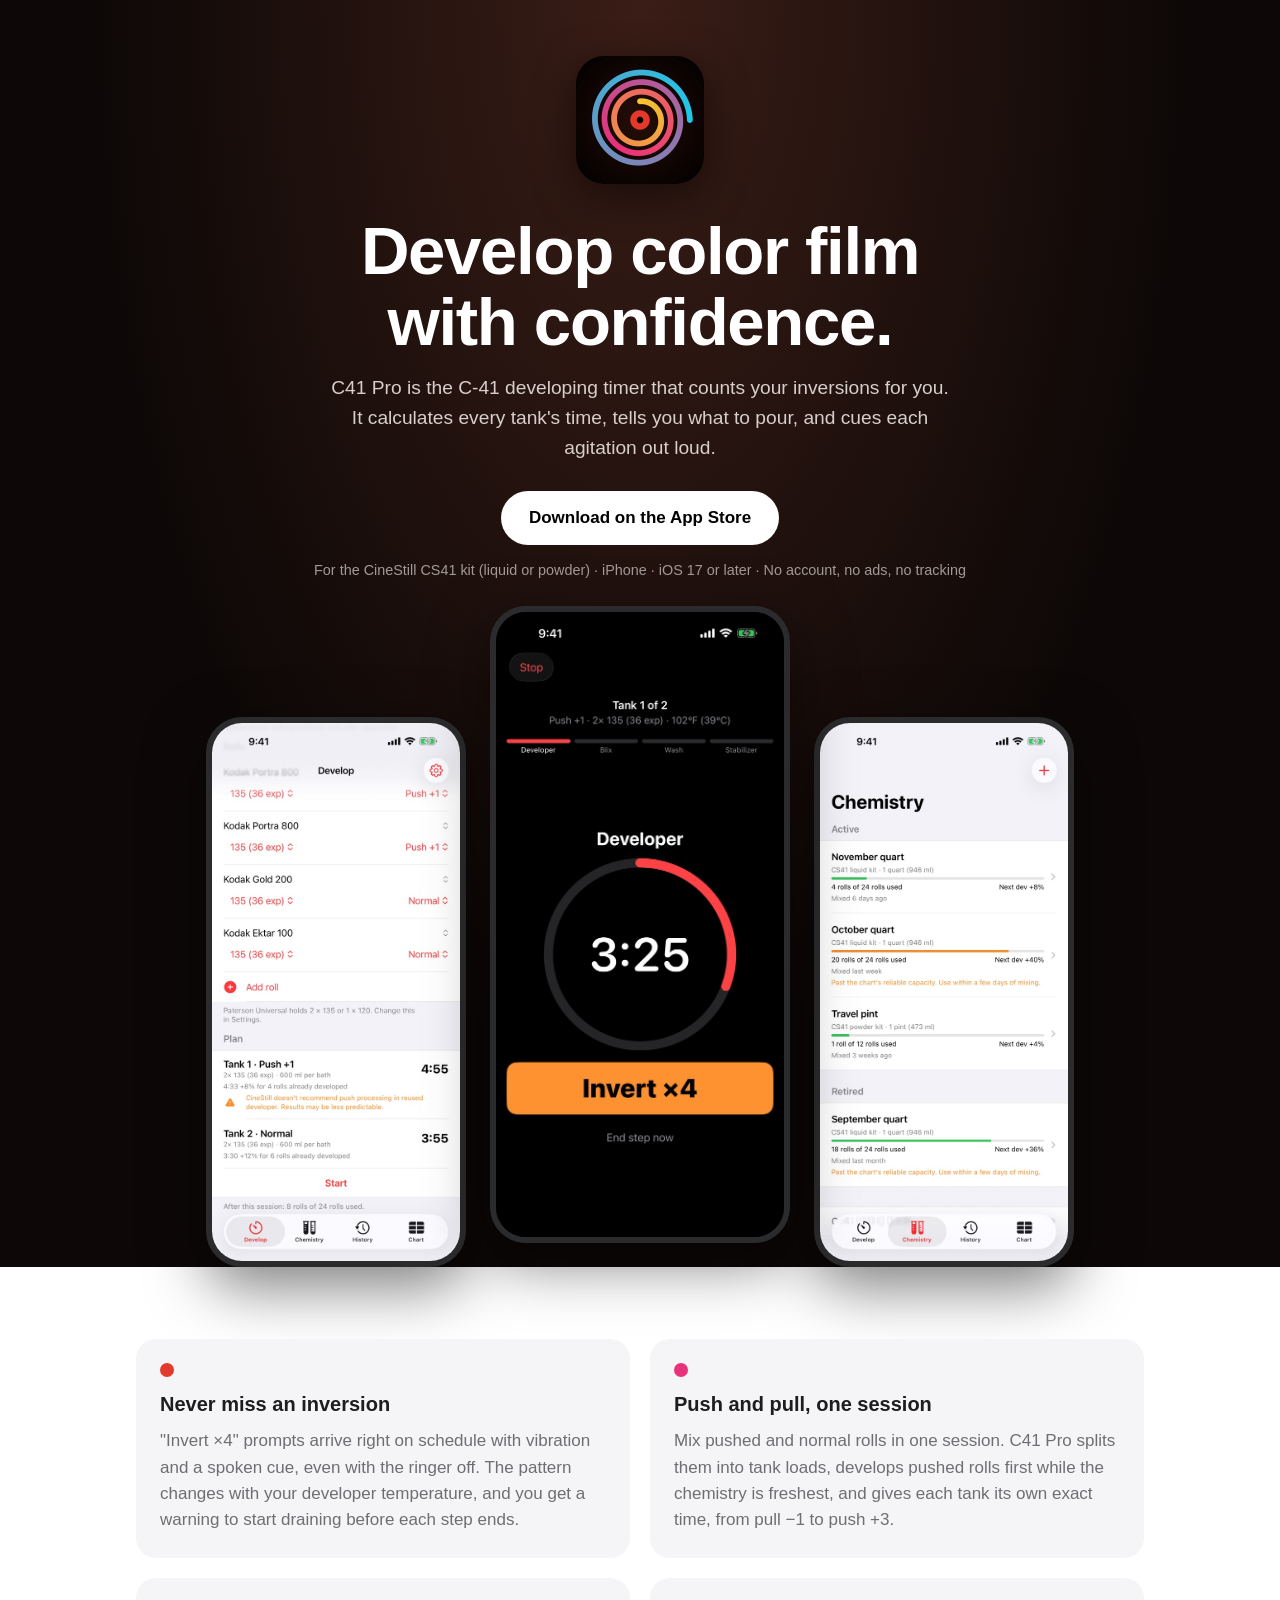
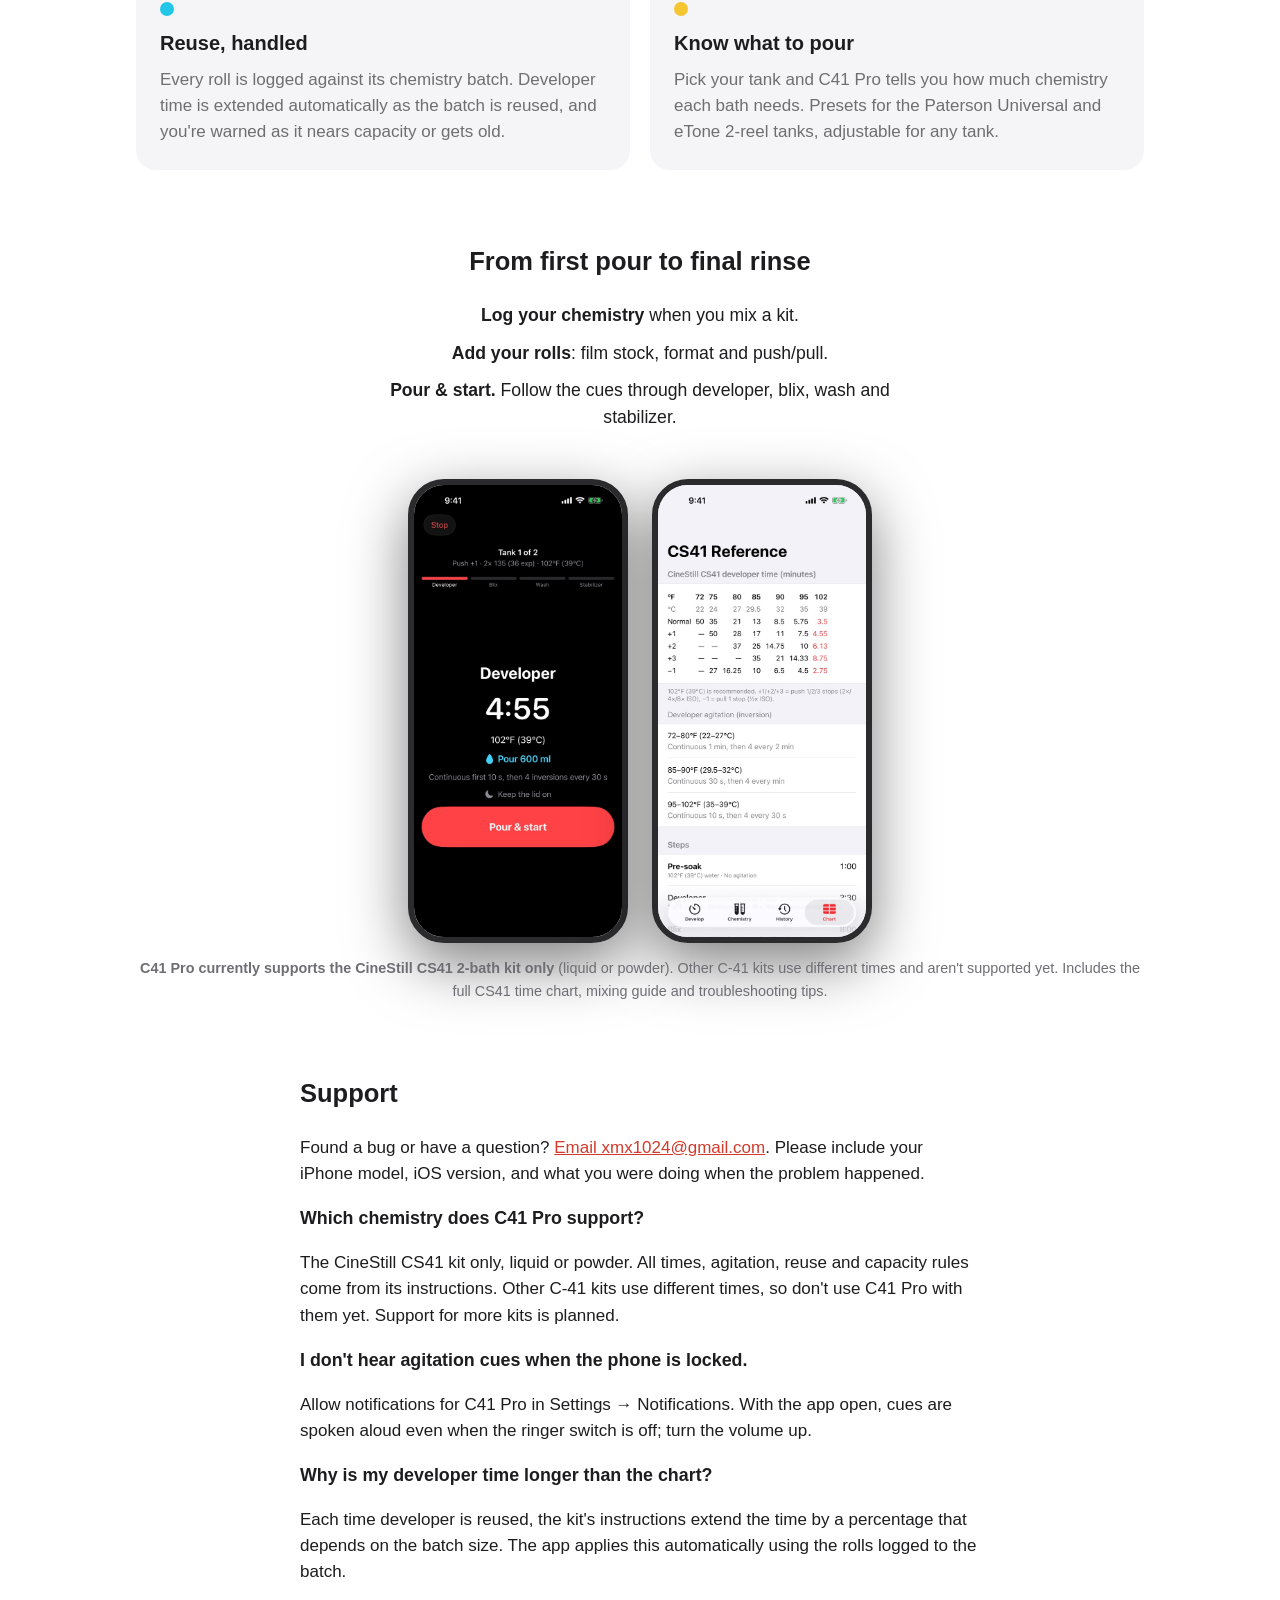
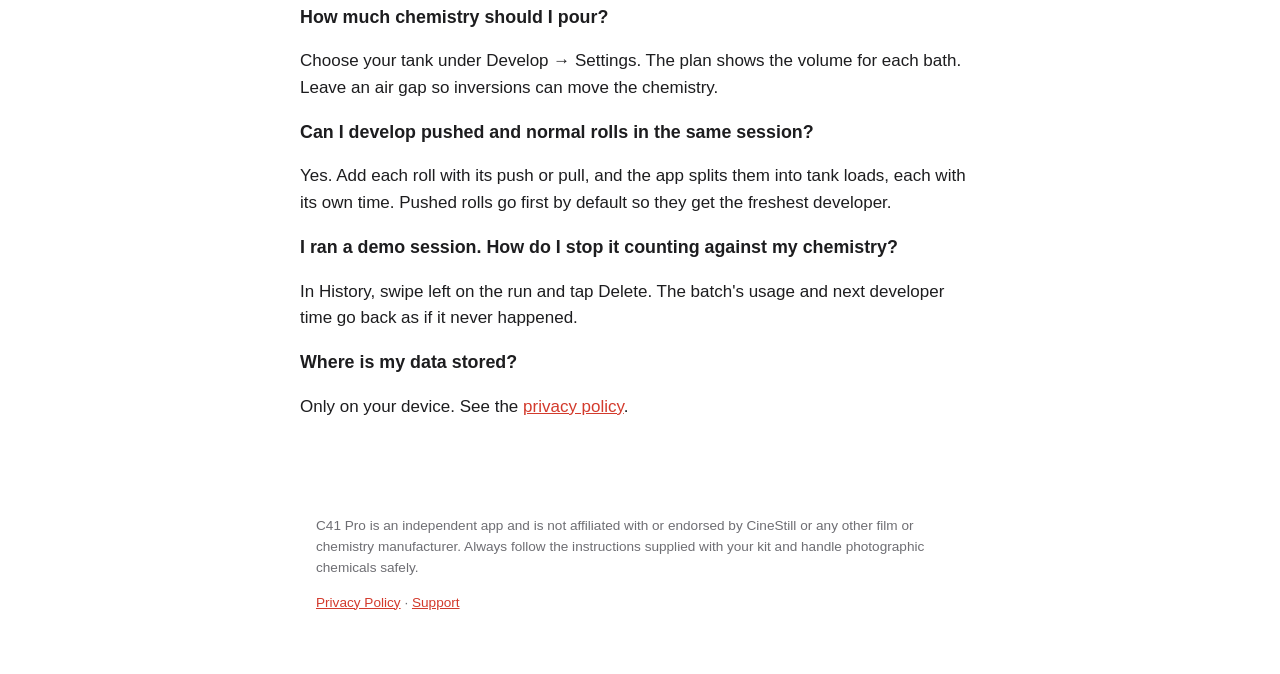
<file: index.html>
<!doctype html>
<html lang="en">
<head>
<meta charset="utf-8">
<meta name="viewport" content="width=device-width, initial-scale=1">
<meta name="apple-itunes-app" content="app-id=6832382867">
<title>C41 Pro – C-41 Film Developing Timer for iPhone</title>
<meta name="description" content="Step-by-step C-41 timers with spoken agitation cues, push/pull times, and developer reuse tracking for developing color film at home.">
<meta property="og:title" content="C41 Pro – C-41 film developing timer">
<meta property="og:description" content="The C-41 film developing timer that counts your inversions for you.">
<meta property="og:image" content="https://xmx1024.github.io/c41pro/img/og.jpg">
<meta property="og:image:width" content="1200">
<meta property="og:image:height" content="630">
<meta property="og:url" content="https://xmx1024.github.io/c41pro/">
<meta property="og:type" content="website">
<meta name="twitter:image" content="https://xmx1024.github.io/c41pro/img/og.jpg">
<meta name="twitter:card" content="summary_large_image">
<link rel="icon" href="img/icon.png">
<link rel="apple-touch-icon" href="img/icon.png">
<link rel="stylesheet" href="style.css">
</head>
<body class="product">

<header class="hero">
  <img class="app-icon" src="img/icon.png" alt="C41 Pro app icon" width="128" height="128">
  <h1>Develop color film<br>with confidence.</h1>
  <p class="lede">C41 Pro is the C-41 developing timer that counts your inversions for you. It calculates every tank's time, tells you what to pour, and cues each agitation out loud.</p>
  <a class="store-button" href="https://apps.apple.com/us/app/c41-pro-film-dev-timer/id6832382867">Download on the App Store</a>
  <p class="fine">For the CineStill CS41 kit (liquid or powder) · iPhone · iOS 17 or later · No account, no ads, no tracking</p>
  <div class="phones">
    <img src="img/develop.jpg" alt="Develop screen planning push and normal rolls into two tanks" loading="lazy">
    <img class="center" src="img/session.jpg" alt="Developer countdown showing an Invert ×4 cue" >
    <img src="img/chemistry.jpg" alt="Chemistry batches with usage meters" loading="lazy">
  </div>
</header>

<main>
  <section class="features">
    <article>
      <span class="dot" style="--c: var(--red)"></span>
      <h2>Never miss an inversion</h2>
      <p>"Invert ×4" prompts arrive right on schedule with vibration and a spoken cue, even with the ringer off. The pattern changes with your developer temperature, and you get a warning to start draining before each step ends.</p>
    </article>
    <article>
      <span class="dot" style="--c: var(--magenta)"></span>
      <h2>Push and pull, one session</h2>
      <p>Mix pushed and normal rolls in one session. C41 Pro splits them into tank loads, develops pushed rolls first while the chemistry is freshest, and gives each tank its own exact time, from pull −1 to push +3.</p>
    </article>
    <article>
      <span class="dot" style="--c: var(--cyan)"></span>
      <h2>Reuse, handled</h2>
      <p>Every roll is logged against its chemistry batch. Developer time is extended automatically as the batch is reused, and you're warned as it nears capacity or gets old.</p>
    </article>
    <article>
      <span class="dot" style="--c: var(--yellow)"></span>
      <h2>Know what to pour</h2>
      <p>Pick your tank and C41 Pro tells you how much chemistry each bath needs. Presets for the Paterson Universal and eTone 2-reel tanks, adjustable for any tank.</p>
    </article>
  </section>

  <section class="steps">
    <h2>From first pour to final rinse</h2>
    <ol>
      <li><strong>Log your chemistry</strong> when you mix a kit.</li>
      <li><strong>Add your rolls</strong>: film stock, format and push/pull.</li>
      <li><strong>Pour &amp; start.</strong> Follow the cues through developer, blix, wash and stabilizer.</li>
    </ol>
    <div class="phones small">
      <img src="img/ready.jpg" alt="Ready screen showing Pour 600 ml" loading="lazy">
      <img src="img/chart.jpg" alt="Development time chart" loading="lazy">
    </div>
    <p class="fine"><strong>C41 Pro currently supports the CineStill CS41 2-bath kit only</strong> (liquid or powder). Other C-41 kits use different times and aren't supported yet. Includes the full CS41 time chart, mixing guide and troubleshooting tips.</p>
  </section>

  <section class="support" id="contact">
    <h2>Support</h2>
    <p>Found a bug or have a question? <a href="mailto:xmx1024@gmail.com">Email xmx1024@gmail.com</a>. Please include your iPhone model, iOS version, and what you were doing when the problem happened.</p>

    <h3>Which chemistry does C41 Pro support?</h3>
    <p>The CineStill CS41 kit only, liquid or powder. All times, agitation, reuse and capacity rules come from its instructions. Other C-41 kits use different times, so don't use C41 Pro with them yet. Support for more kits is planned.</p>

    <h3>I don't hear agitation cues when the phone is locked.</h3>
    <p>Allow notifications for C41 Pro in Settings → Notifications. With the app open, cues are spoken aloud even when the ringer switch is off; turn the volume up.</p>

    <h3>Why is my developer time longer than the chart?</h3>
    <p>Each time developer is reused, the kit's instructions extend the time by a percentage that depends on the batch size. The app applies this automatically using the rolls logged to the batch.</p>

    <h3>How much chemistry should I pour?</h3>
    <p>Choose your tank under Develop → Settings. The plan shows the volume for each bath. Leave an air gap so inversions can move the chemistry.</p>

    <h3>Can I develop pushed and normal rolls in the same session?</h3>
    <p>Yes. Add each roll with its push or pull, and the app splits them into tank loads, each with its own time. Pushed rolls go first by default so they get the freshest developer.</p>

    <h3>I ran a demo session. How do I stop it counting against my chemistry?</h3>
    <p>In History, swipe left on the run and tap Delete. The batch's usage and next developer time go back as if it never happened.</p>

    <h3>Where is my data stored?</h3>
    <p>Only on your device. See the <a href="privacy.html">privacy policy</a>.</p>
  </section>
</main>

<footer>
  <p>C41 Pro is an independent app and is not affiliated with or endorsed by CineStill or any other film or chemistry manufacturer. Always follow the instructions supplied with your kit and handle photographic chemicals safely.</p>
  <p><a href="privacy.html">Privacy Policy</a> · <a href="#contact">Support</a></p>
</footer>
</body>
</html>
</file>
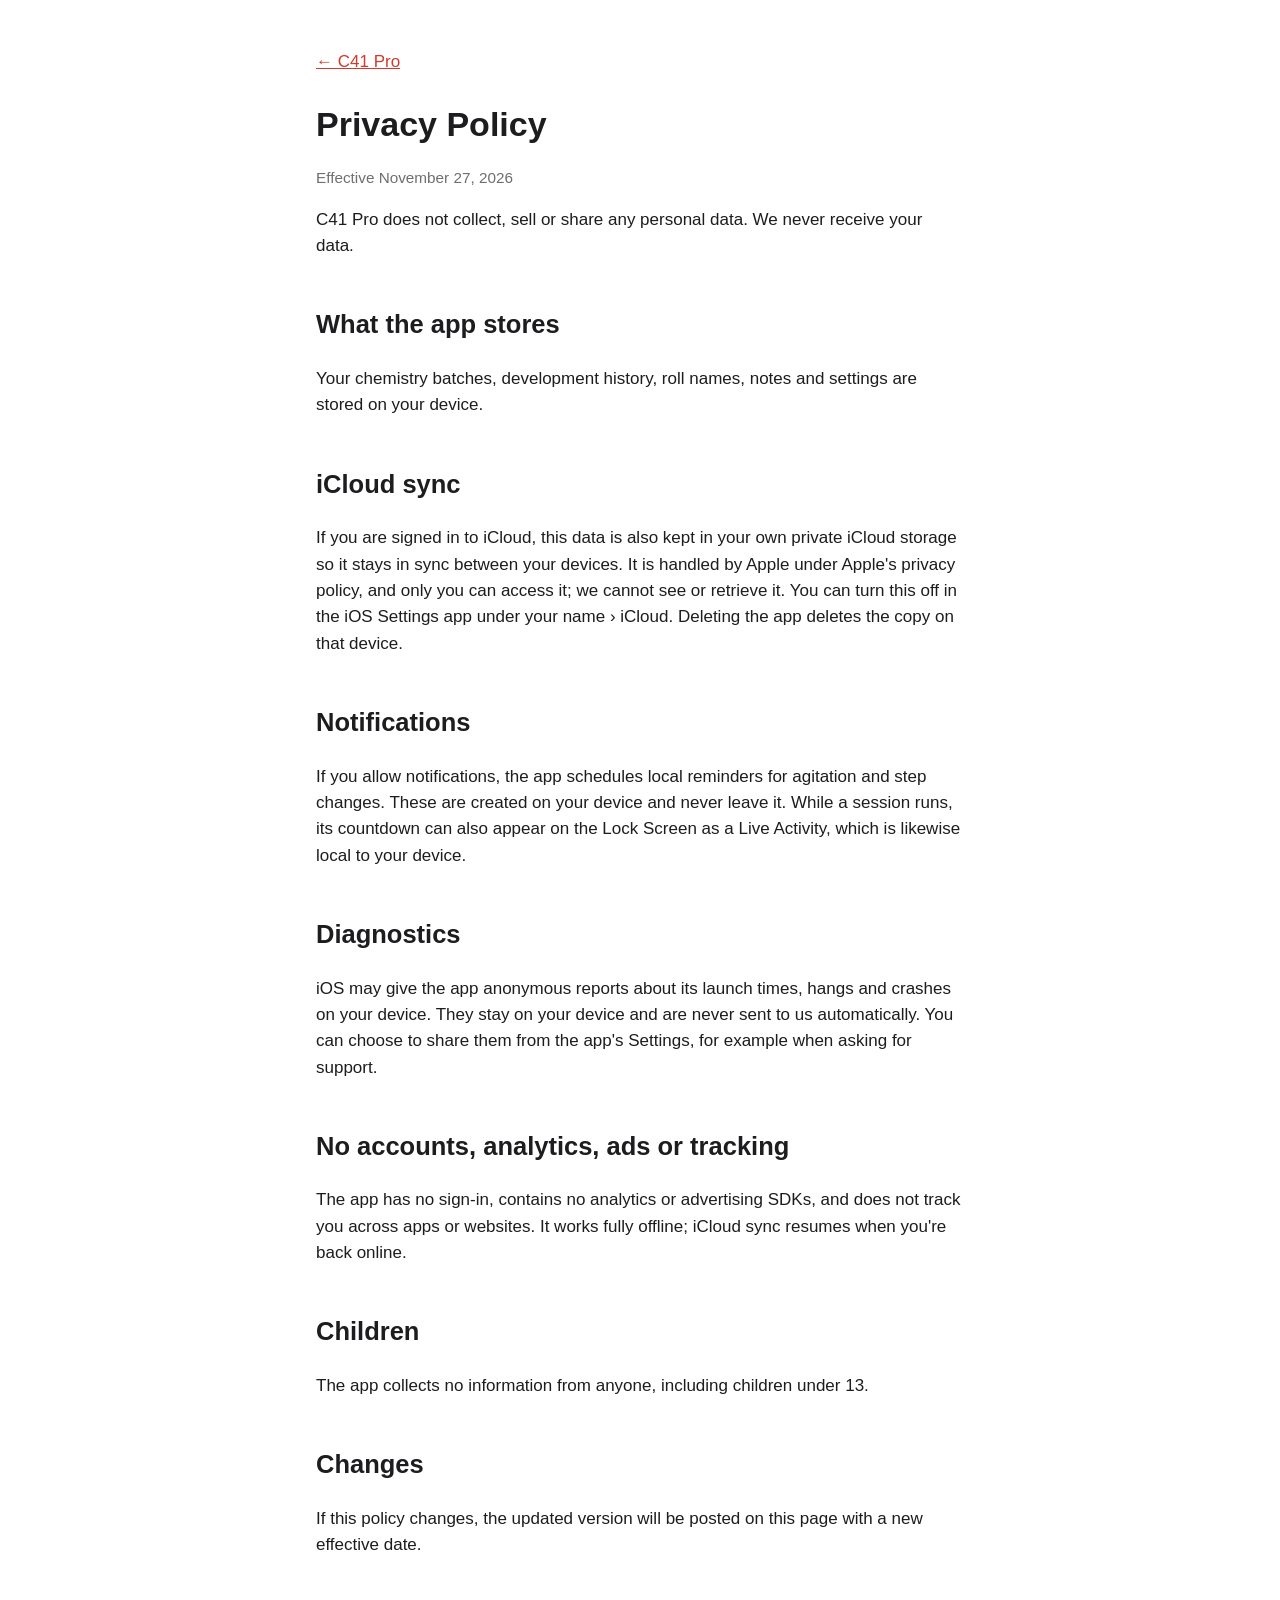
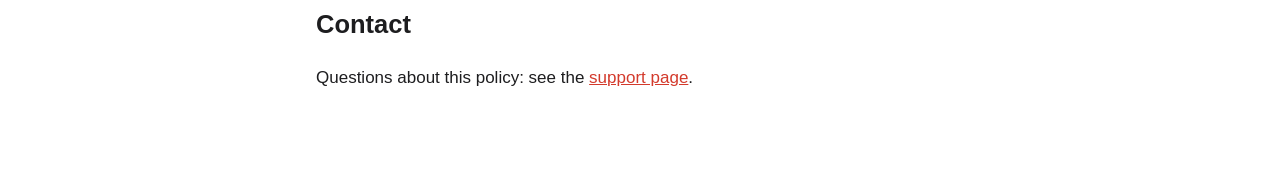
<file: privacy.html>
<!doctype html>
<html lang="en">
<head>
<meta charset="utf-8">
<meta name="viewport" content="width=device-width, initial-scale=1">
<meta name="apple-itunes-app" content="app-id=6832382867">
<title>C41 Pro Privacy Policy</title>
<link rel="stylesheet" href="style.css">
</head>
<body>
<main>
<p><a href="index.html">← C41 Pro</a></p>
<h1>Privacy Policy</h1>
<p class="muted">Effective November 27, 2026</p>

<p>C41 Pro does not collect, sell or share any personal data. We never receive your data.</p>

<h2>What the app stores</h2>
<p>Your chemistry batches, development history, roll names, notes and settings are stored on your device.</p>

<h2>iCloud sync</h2>
<p>If you are signed in to iCloud, this data is also kept in your own private iCloud storage so it stays in sync between your devices. It is handled by Apple under Apple's privacy policy, and only you can access it; we cannot see or retrieve it. You can turn this off in the iOS Settings app under your name › iCloud. Deleting the app deletes the copy on that device.</p>

<h2>Notifications</h2>
<p>If you allow notifications, the app schedules local reminders for agitation and step changes. These are created on your device and never leave it. While a session runs, its countdown can also appear on the Lock Screen as a Live Activity, which is likewise local to your device.</p>

<h2>Diagnostics</h2>
<p>iOS may give the app anonymous reports about its launch times, hangs and crashes on your device. They stay on your device and are never sent to us automatically. You can choose to share them from the app's Settings, for example when asking for support.</p>

<h2>No accounts, analytics, ads or tracking</h2>
<p>The app has no sign-in, contains no analytics or advertising SDKs, and does not track you across apps or websites. It works fully offline; iCloud sync resumes when you're back online.</p>

<h2>Children</h2>
<p>The app collects no information from anyone, including children under 13.</p>

<h2>Changes</h2>
<p>If this policy changes, the updated version will be posted on this page with a new effective date.</p>

<h2>Contact</h2>
<p>Questions about this policy: see the <a href="index.html#contact">support page</a>.</p>
</main>
</body>
</html>
</file>
<file: style.css>
:root {
  --bg: #fff; --fg: #1d1d1f; --muted: #6e6e73; --accent: #d33a2c; --card: #f5f5f7;
  --red: #e23b2e; --magenta: #e8337a; --cyan: #22c7e8; --yellow: #f6c632;
}
@media (prefers-color-scheme: dark) {
  :root { --bg: #111; --fg: #f2f2f2; --muted: #a1a1a6; --accent: #ff5a4a; --card: #1c1c1e; }
}
* { box-sizing: border-box; }
body { margin: 0; background: var(--bg); color: var(--fg); font: 17px/1.55 -apple-system, BlinkMacSystemFont, "Helvetica Neue", sans-serif; }
main { max-width: 680px; margin: 0 auto; padding: 32px 16px 64px; }
h1 { font-size: 2em; margin-bottom: 0.2em; }
h2 { margin-top: 1.8em; }
h3 { font-size: 1.05em; margin-bottom: 0.2em; }
a { color: var(--accent); }
.muted { color: var(--muted); font-size: 0.9em; }

/* Product page */
.product { overflow-x: hidden; }
.product main { max-width: 1040px; }
.hero {
  text-align: center; color: #fff; padding: 56px 16px 0;
  background: radial-gradient(ellipse at 50% 0%, #3a1d16 0%, #0d0807 60%);
}
.app-icon { border-radius: 28px; box-shadow: 0 12px 40px rgba(0,0,0,.5); }
.hero h1 { font-size: clamp(2.3rem, 7vw, 4.2rem); line-height: 1.05; letter-spacing: -0.02em; margin: 24px 0 16px; }
.lede { max-width: 620px; margin: 0 auto 28px; font-size: 1.2rem; color: #d8cfcb; }
.store-button {
  display: inline-block; padding: 14px 28px; border-radius: 999px; background: #fff; color: #000;
  font-weight: 700; text-decoration: none;
}
.store-button[aria-disabled="true"] { pointer-events: none; opacity: .9; }
.hero .fine { color: #a39a96; }
.fine { font-size: .9rem; color: var(--muted); }
.phones { display: flex; justify-content: center; align-items: flex-end; gap: 24px; margin-top: 48px; }
.phones img {
  width: min(260px, 30vw); border-radius: 36px; border: 6px solid #2b2b2e;
  box-shadow: 0 20px 60px rgba(0,0,0,.5); background: #000;
}
.hero .phones { margin-bottom: -80px; }
.hero .phones .center { width: min(300px, 36vw); transform: translateY(-24px); }
.features { display: grid; grid-template-columns: repeat(2, 1fr); gap: 20px; margin-top: 120px; }
.features article { background: var(--card); border-radius: 20px; padding: 24px; }
.features h2 { margin: 12px 0 8px; font-size: 1.25rem; }
.features p { margin: 0; color: var(--muted); }
.dot { display: block; width: 14px; height: 14px; border-radius: 50%; background: var(--c); }
.steps { text-align: center; margin-top: 72px; }
.steps ol { list-style: none; padding: 0; display: grid; gap: 10px; max-width: 520px; margin: 0 auto; font-size: 1.1rem; }
.phones.small img { width: min(220px, 40vw); }
.support { max-width: 680px; margin: 72px auto 0; }
footer { max-width: 680px; margin: 0 auto; padding: 0 16px 48px; color: var(--muted); font-size: .85rem; }
@media (max-width: 600px) {
  .features { grid-template-columns: 1fr; }
  .phones { gap: 10px; }
  .phones img { border-radius: 20px; border-width: 3px; }
  .hero .phones .center { transform: translateY(-12px); }
}
</file>
